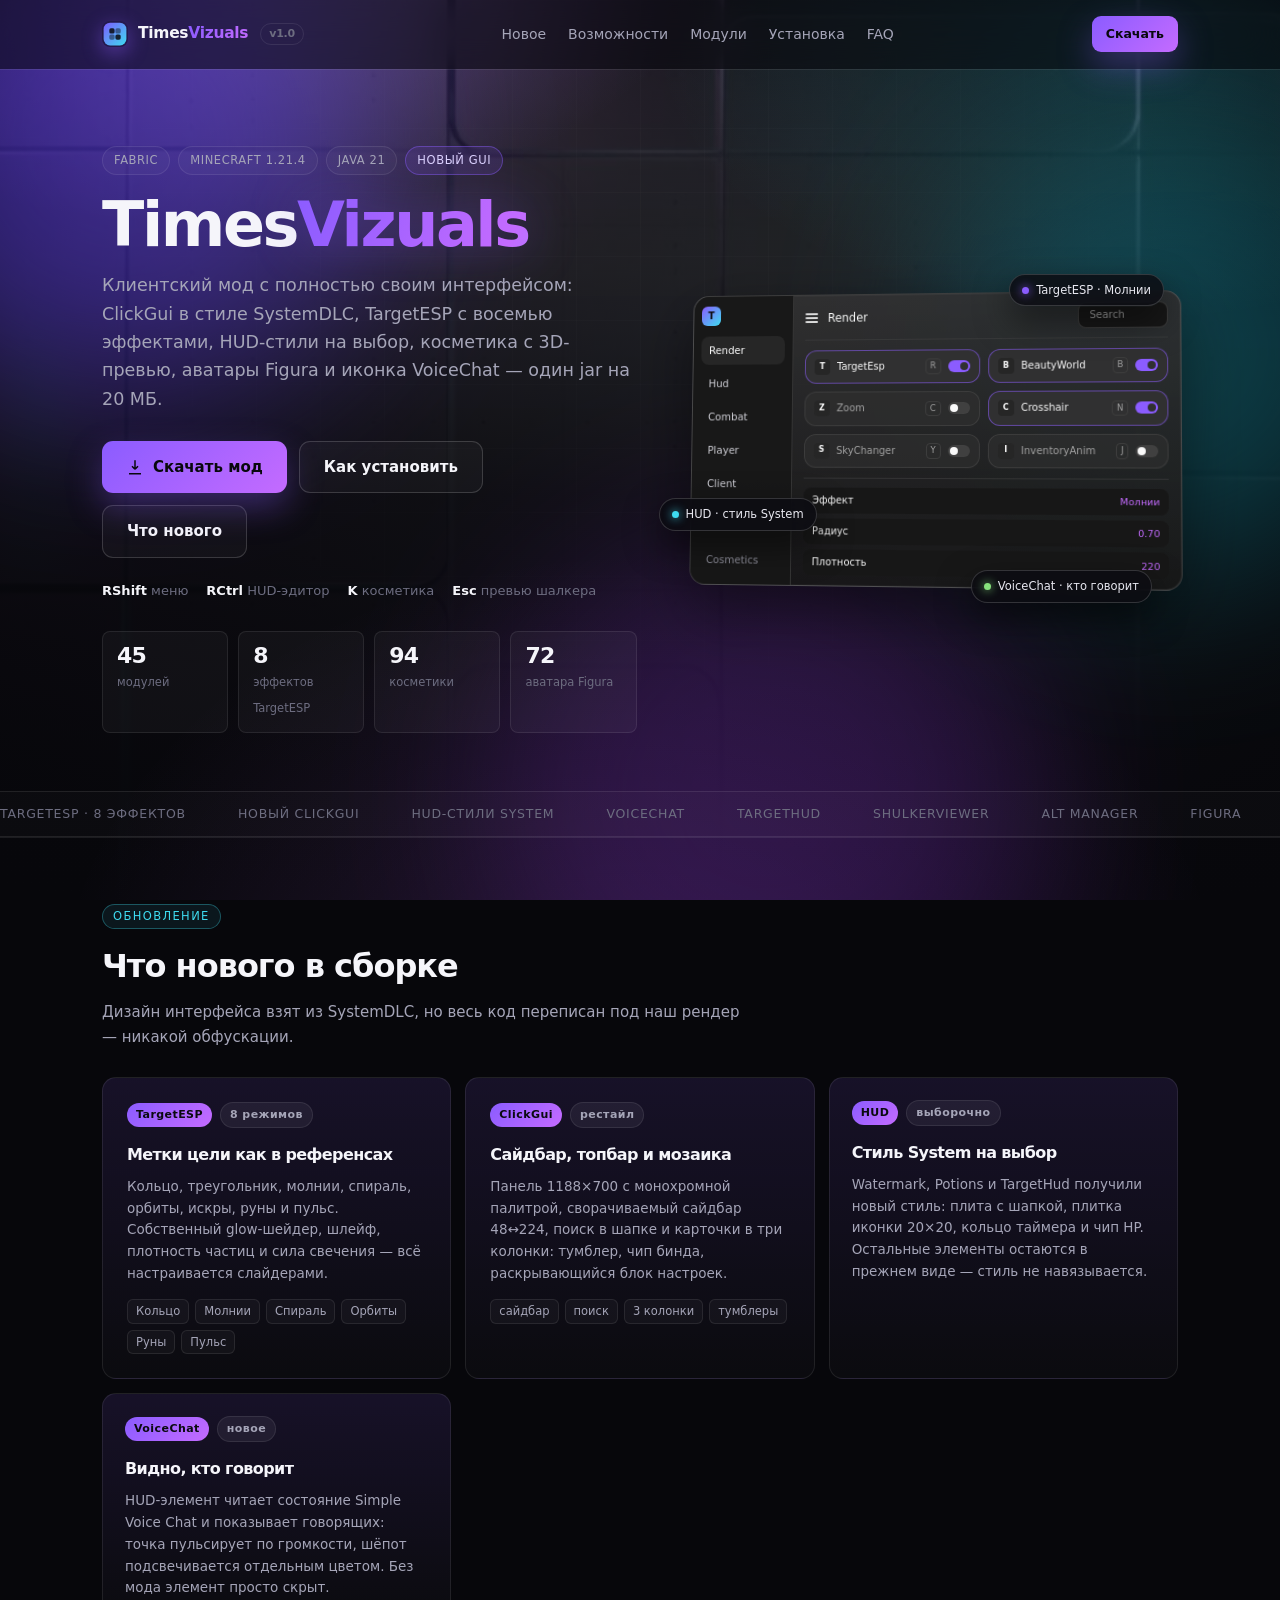
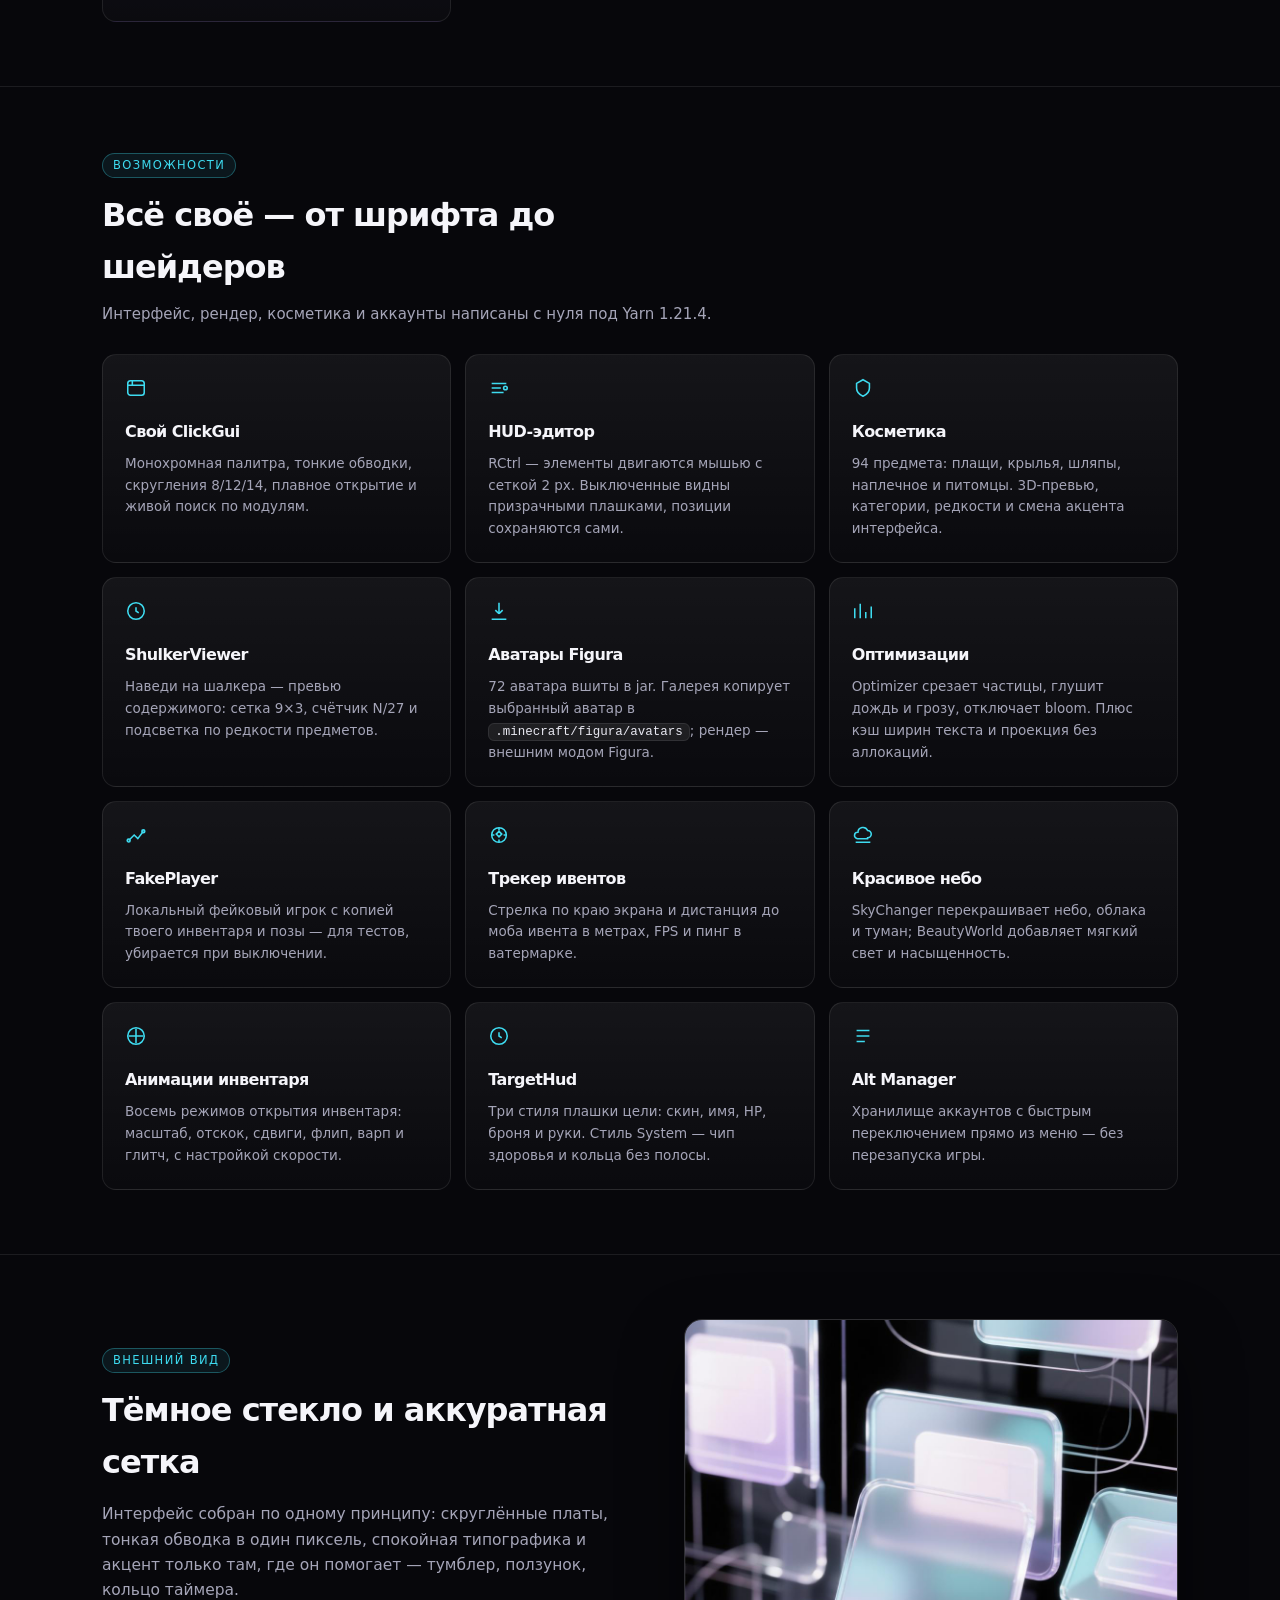
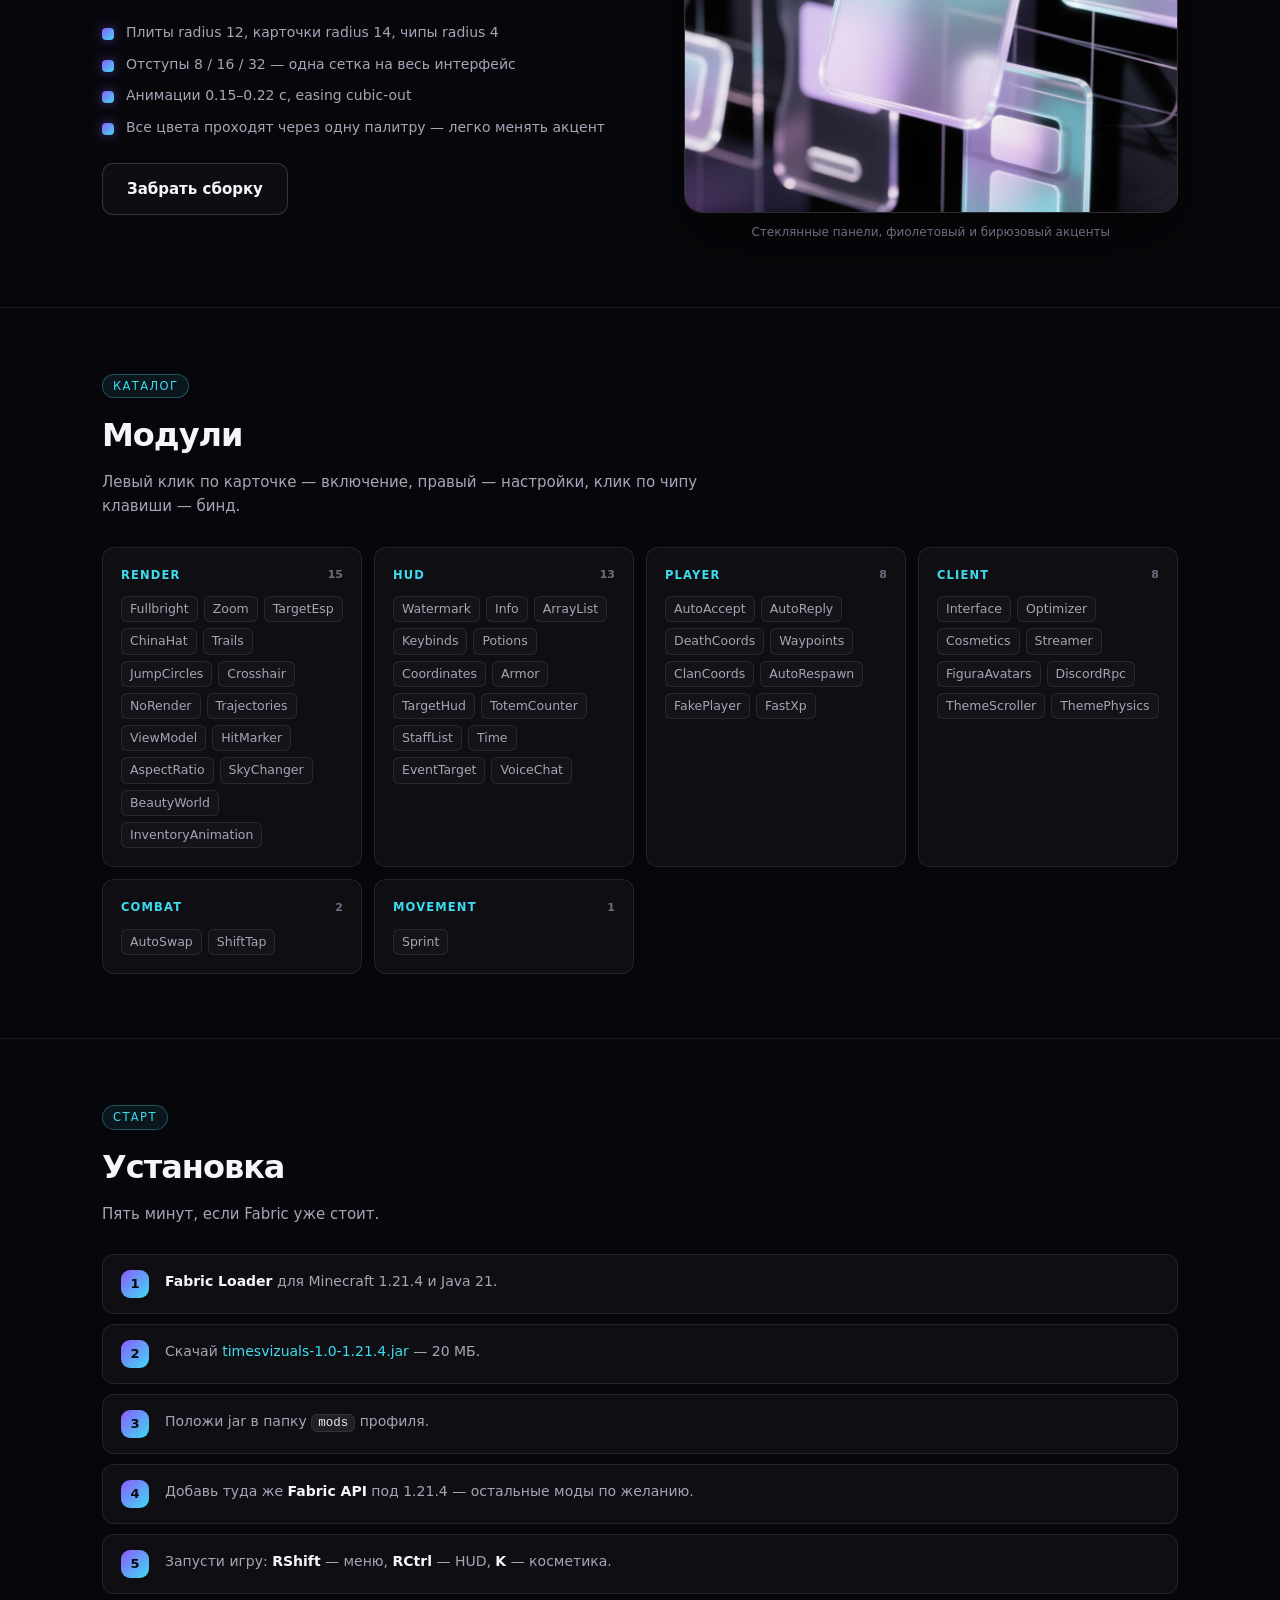
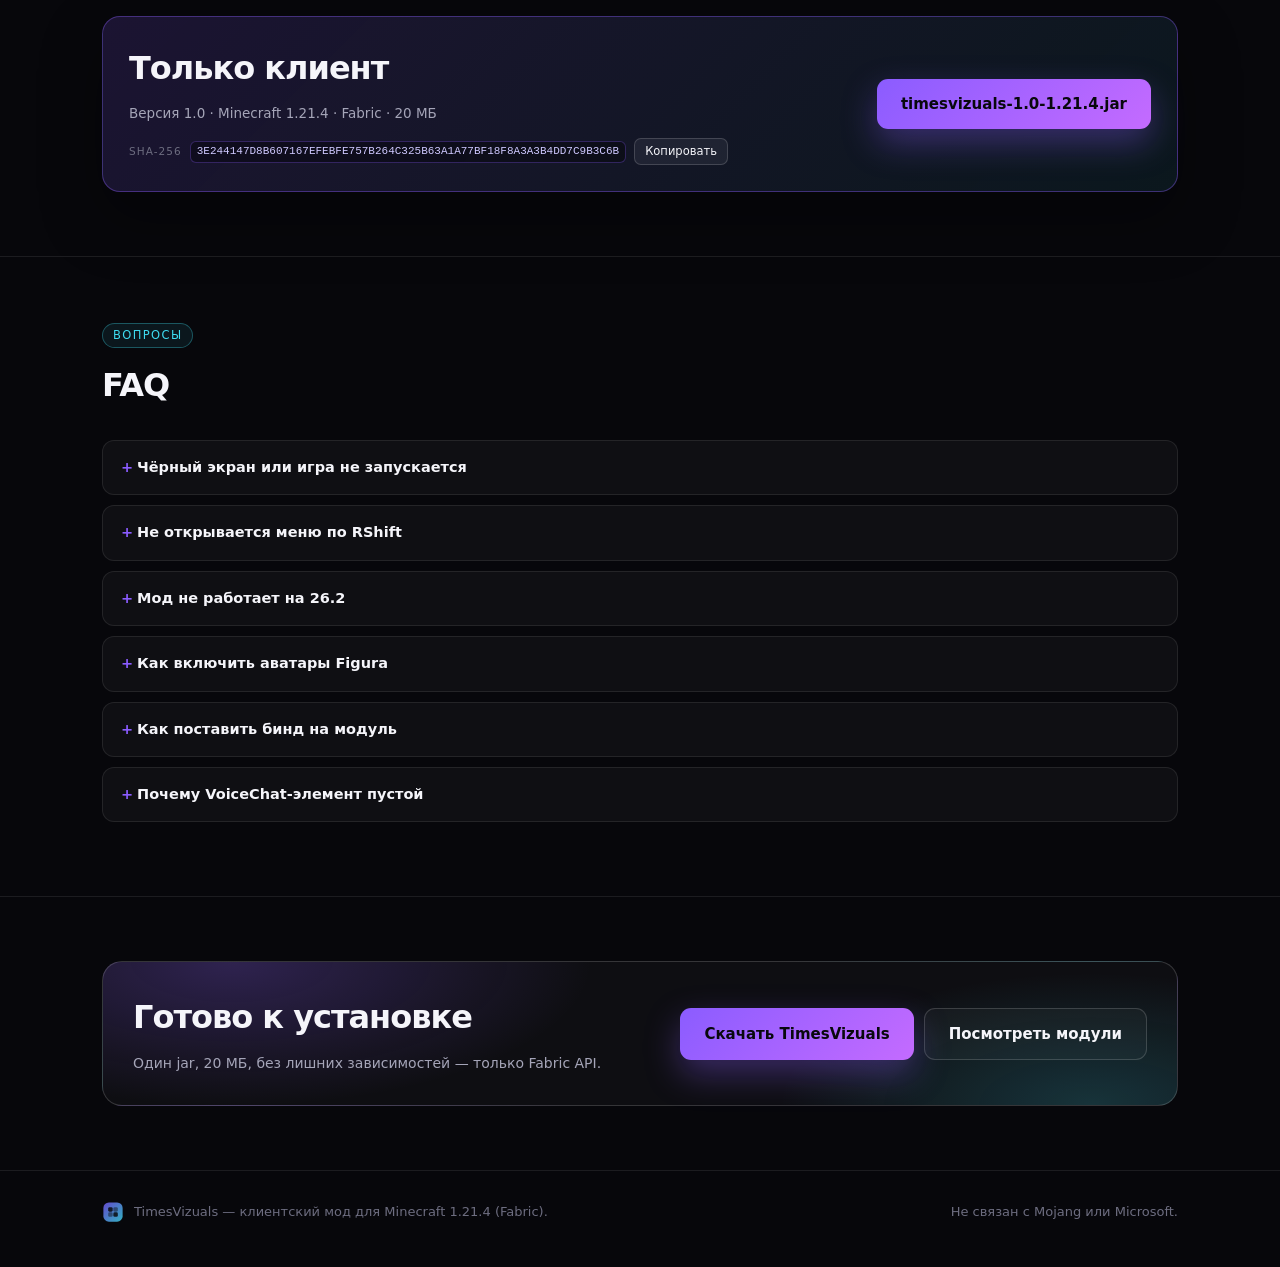
<file: index.html>
<!DOCTYPE html>
<html lang="ru">
<head>
<meta charset="UTF-8">
<meta name="viewport" content="width=device-width, initial-scale=1">
<title>TimesVizuals — визуальный клиент для Minecraft 1.21.4</title>
<meta name="description" content="TimesVizuals — клиентский мод для Minecraft 1.21.4 на Fabric: новый ClickGui, TargetESP с 8 эффектами, HUD-стили, косметика с 3D-превью, аватары Figura и иконка VoiceChat в одном jar.">
<meta property="og:title" content="TimesVizuals — клиент для Minecraft 1.21.4">
<meta property="og:description" content="ClickGui в стиле SystemDLC, TargetESP с 8 эффектами, HUD-стили, косметика, Figura, VoiceChat. Fabric 1.21.4.">
<meta property="og:image" content="assets/hero-backdrop.jpg">
<meta property="og:type" content="website">
<link rel="icon" href="assets/logo.svg" type="image/svg+xml">
<link rel="preload" as="image" href="assets/hero-backdrop.jpg">
<link rel="stylesheet" href="assets/style.css">
</head>
<body>

<div class="scroll-progress" id="progress" aria-hidden="true"></div>

<div class="backdrop" aria-hidden="true">
  <div class="backdrop-image"></div>
  <div class="backdrop-mesh"></div>
  <div class="backdrop-grid"></div>
  <span class="orb orb-a"></span>
  <span class="orb orb-b"></span>
  <span class="orb orb-c"></span>
</div>

<header id="header">
  <div class="wrap header-inner">
    <a class="brand" href="#top">
      <img src="assets/logo.svg" alt="" width="26" height="26">
      <span>Times<b>Vizuals</b></span>
      <em class="brand-version">v1.0</em>
    </a>

    <nav class="nav">
      <a href="#new">Новое</a>
      <a href="#features">Возможности</a>
      <a href="#modules">Модули</a>
      <a href="#install">Установка</a> 
      <a href="#faq">FAQ</a>
    </nav>

    <a class="btn primary sm nav-cta" href="#download">Скачать</a>
  </div>
</header>

<main id="top">

<section class="hero">
  <div class="wrap hero-inner">
    <div class="hero-text reveal">
      <div class="chips">
        <span class="chip">Fabric</span>
        <span class="chip">Minecraft 1.21.4</span>
        <span class="chip">Java 21</span>
        <span class="chip accent">новый GUI</span>
      </div>

      <h1>Times<span>Vizuals</span></h1>

      <p class="lead">
        Клиентский мод с полностью своим интерфейсом: ClickGui в стиле SystemDLC,
        TargetESP с восемью эффектами, HUD-стили на выбор, косметика с 3D-превью,
        аватары Figura и иконка VoiceChat — один jar на 20 МБ.
      </p>

      <div class="actions">
        <a class="btn primary" href="download/timesvizuals-1.0-1.21.4.jar" download>
          <svg viewBox="0 0 24 24" width="18" height="18" fill="none" stroke="currentColor" stroke-width="2"><path d="M12 3v12m0 0l-4-4m4 4l4-4M4 21h16"/></svg>
          Скачать мод
        </a>
        <a class="btn ghost" href="#install">Как установить</a>
        <a class="btn ghost" href="#new">Что нового</a>
      </div>

      <ul class="quick">
        <li><b>RShift</b> меню</li>
        <li><b>RCtrl</b> HUD-эдитор</li>
        <li><b>K</b> косметика</li>
        <li><b>Esc</b> превью шалкера</li>
      </ul>

      <div class="stats">
        <div class="stat"><b data-count="45">45</b><span>модулей</span></div>
        <div class="stat"><b data-count="8">8</b><span>эффектов TargetESP</span></div>
        <div class="stat"><b data-count="94">94</b><span>косметики</span></div>
        <div class="stat"><b data-count="72">72</b><span>аватара Figura</span></div>
      </div>
    </div>

    <div class="hero-visual reveal">
      <div class="gui" aria-hidden="true">
        <div class="gui-side">
          <span class="gui-logo">T</span>
          <span class="gui-row active">Render</span>
          <span class="gui-row">Hud</span>
          <span class="gui-row">Combat</span>
          <span class="gui-row">Player</span>
          <span class="gui-row">Client</span>
          <span class="gui-row soft">Cosmetics</span>
        </div>

        <div class="gui-main">
          <div class="gui-top">
            <span class="gui-burger"><i></i><i></i><i></i></span>
            <span class="gui-title">Render</span>
            <span class="gui-search">Search</span>
          </div>

          <div class="gui-cards">
            <div class="gui-card on">
              <span class="gc-icon">T</span>
              <span class="gc-name">TargetEsp</span>
              <span class="gc-key">R</span>
              <span class="gc-toggle"></span>
            </div>
            <div class="gui-card on">
              <span class="gc-icon">B</span>
              <span class="gc-name">BeautyWorld</span>
              <span class="gc-key">B</span>
              <span class="gc-toggle"></span>
            </div>
            <div class="gui-card">
              <span class="gc-icon">Z</span>
              <span class="gc-name">Zoom</span>
              <span class="gc-key">C</span>
              <span class="gc-toggle"></span>
            </div>
            <div class="gui-card on">
              <span class="gc-icon">C</span>
              <span class="gc-name">Crosshair</span>
              <span class="gc-key">N</span>
              <span class="gc-toggle"></span>
            </div>
            <div class="gui-card">
              <span class="gc-icon">S</span>
              <span class="gc-name">SkyChanger</span>
              <span class="gc-key">Y</span>
              <span class="gc-toggle"></span>
            </div>
            <div class="gui-card">
              <span class="gc-icon">I</span>
              <span class="gc-name">InventoryAnim</span>
              <span class="gc-key">J</span>
              <span class="gc-toggle"></span>
            </div>
          </div>

          <div class="gui-drawer">
            <div class="gd-row"><span>Эффект</span><em>Молнии</em></div>
            <div class="gd-row"><span>Радиус</span><em>0.70</em></div>
            <div class="gd-row"><span>Плотность</span><em>220</em></div>
          </div>
        </div>
      </div>

      <div class="float-badge fb-a"><span class="fb-dot"></span>TargetESP · Молнии</div>
      <div class="float-badge fb-b"><span class="fb-dot cyan"></span>HUD · стиль System</div>
      <div class="float-badge fb-c"><span class="fb-dot green"></span>VoiceChat · кто говорит</div>
    </div>
  </div>
</section>

<div class="ticker" aria-hidden="true">
  <div class="ticker-track">
    <span>TargetESP · 8 эффектов</span><i></i>
    <span>новый ClickGui</span><i></i>
    <span>HUD-стили System</span><i></i>
    <span>VoiceChat</span><i></i>
    <span>TargetHud</span><i></i>
    <span>ShulkerViewer</span><i></i>
    <span>Alt Manager</span><i></i>
    <span>Figura</span><i></i>
    <span>TargetESP · 8 эффектов</span><i></i>
    <span>новый ClickGui</span><i></i>
    <span>HUD-стили System</span><i></i>
    <span>VoiceChat</span><i></i>
  </div>
</div>

<section id="new">
  <div class="wrap">
    <div class="section-head reveal">
      <span class="eyebrow">Обновление</span>
      <h2>Что нового в сборке</h2>
      <p>Дизайн интерфейса взят из SystemDLC, но весь код переписан под наш рендер — никакой обфускации.</p>
    </div>

    <div class="grid grid-4">
      <article class="card feature big reveal">
        <div class="card-head">
          <span class="badge">TargetESP</span>
          <span class="badge ghost">8 режимов</span>
        </div>
        <h3>Метки цели как в референсах</h3>
        <p>Кольцо, треугольник, молнии, спираль, орбиты, искры, руны и пульс. Собственный glow-шейдер, шлейф, плотность частиц и сила свечения — всё настраивается слайдерами.</p>
        <div class="pill-row">
          <span>Кольцо</span><span>Молнии</span><span>Спираль</span><span>Орбиты</span><span>Руны</span><span>Пульс</span>
        </div>
      </article>

      <article class="card feature big reveal">
        <div class="card-head">
          <span class="badge">ClickGui</span>
          <span class="badge ghost">рестайл</span>
        </div>
        <h3>Сайдбар, топбар и мозаика</h3>
        <p>Панель 1188×700 с монохромной палитрой, сворачиваемый сайдбар 48↔224, поиск в шапке и карточки в три колонки: тумблер, чип бинда, раскрывающийся блок настроек.</p>
        <div class="pill-row">
          <span>сайдбар</span><span>поиск</span><span>3 колонки</span><span>тумблеры</span>
        </div>
      </article>

      <article class="card feature reveal">
        <div class="card-head">
          <span class="badge">HUD</span>
          <span class="badge ghost">выборочно</span>
        </div>
        <h3>Стиль System на выбор</h3>
        <p>Watermark, Potions и TargetHud получили новый стиль: плита с шапкой, плитка иконки 20×20, кольцо таймера и чип HP. Остальные элементы остаются в прежнем виде — стиль не навязывается.</p>
      </article>

      <article class="card feature reveal">
        <div class="card-head">
          <span class="badge">VoiceChat</span>
          <span class="badge ghost">новое</span>
        </div>
        <h3>Видно, кто говорит</h3>
        <p>HUD-элемент читает состояние Simple Voice Chat и показывает говорящих: точка пульсирует по громкости, шёпот подсвечивается отдельным цветом. Без мода элемент просто скрыт.</p>
      </article>
    </div>
  </div>
</section>

<section id="features">
  <div class="wrap">
    <div class="section-head reveal">
      <span class="eyebrow">Возможности</span>
      <h2>Всё своё — от шрифта до шейдеров</h2>
      <p>Интерфейс, рендер, косметика и аккаунты написаны с нуля под Yarn 1.21.4.</p>
    </div>

    <div class="grid">
      <article class="card spotlight reveal">
        <svg class="ico" viewBox="0 0 24 24" fill="none" stroke="currentColor" stroke-width="1.7"><rect x="3" y="4" width="18" height="16" rx="3"/><path d="M3 9h18M8 4v5"/></svg>
        <h3>Свой ClickGui</h3>
        <p>Монохромная палитра, тонкие обводки, скругления 8/12/14, плавное открытие и живой поиск по модулям.</p>
      </article>

      <article class="card spotlight reveal">
        <svg class="ico" viewBox="0 0 24 24" fill="none" stroke="currentColor" stroke-width="1.7"><path d="M4 7h16M4 12h10M4 17h13"/><circle cx="19" cy="12" r="2"/></svg>
        <h3>HUD-эдитор</h3>
        <p>RCtrl — элементы двигаются мышью с сеткой 2 px. Выключенные видны призрачными плашками, позиции сохраняются сами.</p>
      </article>

      <article class="card spotlight reveal">
        <svg class="ico" viewBox="0 0 24 24" fill="none" stroke="currentColor" stroke-width="1.7"><path d="M12 3l7 4v5c0 5-3.5 7.5-7 9-3.5-1.5-7-4-7-9V7l7-4z"/></svg>
        <h3>Косметика</h3>
        <p>94 предмета: плащи, крылья, шляпы, наплечное и питомцы. 3D-превью, категории, редкости и смена акцента интерфейса.</p>
      </article>

      <article class="card spotlight reveal">
        <svg class="ico" viewBox="0 0 24 24" fill="none" stroke="currentColor" stroke-width="1.7"><circle cx="12" cy="12" r="9"/><path d="M12 8v4l3 2"/></svg>
        <h3>ShulkerViewer</h3>
        <p>Наведи на шалкера — превью содержимого: сетка 9×3, счётчик N/27 и подсветка по редкости предметов.</p>
      </article>

      <article class="card spotlight reveal">
        <svg class="ico" viewBox="0 0 24 24" fill="none" stroke="currentColor" stroke-width="1.7"><path d="M12 3v12m0 0l-4-4m4 4l4-4M4 21h16"/></svg>
        <h3>Аватары Figura</h3>
        <p>72 аватара вшиты в jar. Галерея копирует выбранный аватар в <code>.minecraft/figura/avatars</code>; рендер — внешним модом Figura.</p>
      </article>

      <article class="card spotlight reveal">
        <svg class="ico" viewBox="0 0 24 24" fill="none" stroke="currentColor" stroke-width="1.7"><path d="M3 20V9m6 11V4m6 16v-7m6 7V7"/></svg>
        <h3>Оптимизации</h3>
        <p>Optimizer срезает частицы, глушит дождь и грозу, отключает bloom. Плюс кэш ширин текста и проекция без аллокаций.</p>
      </article>

      <article class="card spotlight reveal">
        <svg class="ico" viewBox="0 0 24 24" fill="none" stroke="currentColor" stroke-width="1.7"><path d="M4 18l6-6 4 4 6-8"/><circle cx="4" cy="18" r="1.6"/><circle cx="20" cy="8" r="1.6"/></svg>
        <h3>FakePlayer</h3>
        <p>Локальный фейковый игрок с копией твоего инвентаря и позы — для тестов, убирается при выключении.</p>
      </article>

      <article class="card spotlight reveal">
        <svg class="ico" viewBox="0 0 24 24" fill="none" stroke="currentColor" stroke-width="1.7"><circle cx="12" cy="12" r="8"/><path d="M12 8l3 3-3 3-3-3 3-3z"/><path d="M12 4v3M12 17v3M4 12h3M17 12h3"/></svg>
        <h3>Трекер ивентов</h3>
        <p>Стрелка по краю экрана и дистанция до моба ивента в метрах, FPS и пинг в ватермарке.</p>
      </article>

      <article class="card spotlight reveal">
        <svg class="ico" viewBox="0 0 24 24" fill="none" stroke="currentColor" stroke-width="1.7"><path d="M17 15a4 4 0 100-8 5.5 5.5 0 00-10.5 2A3.5 3.5 0 006 16h11z"/><path d="M4 20h16"/></svg>
        <h3>Красивое небо</h3>
        <p>SkyChanger перекрашивает небо, облака и туман; BeautyWorld добавляет мягкий свет и насыщенность.</p>
      </article>

      <article class="card spotlight reveal">
        <svg class="ico" viewBox="0 0 24 24" fill="none" stroke="currentColor" stroke-width="1.7"><path d="M12 4v16M4 12h16"/><circle cx="12" cy="12" r="9"/></svg>
        <h3>Анимации инвентаря</h3>
        <p>Восемь режимов открытия инвентаря: масштаб, отскок, сдвиги, флип, варп и глитч, с настройкой скорости.</p>
      </article>

      <article class="card spotlight reveal">
        <svg class="ico" viewBox="0 0 24 24" fill="none" stroke="currentColor" stroke-width="1.7"><circle cx="12" cy="12" r="9"/><path d="M12 8v4l3 2"/></svg>
        <h3>TargetHud</h3>
        <p>Три стиля плашки цели: скин, имя, HP, броня и руки. Стиль System — чип здоровья и кольца без полосы.</p>
      </article>

      <article class="card spotlight reveal">
        <svg class="ico" viewBox="0 0 24 24" fill="none" stroke="currentColor" stroke-width="1.7"><path d="M5 12h14M5 6h14M5 18h9"/></svg>
        <h3>Alt Manager</h3>
        <p>Хранилище аккаунтов с быстрым переключением прямо из меню — без перезапуска игры.</p>
      </article>
    </div>
  </div>
</section>

<section id="showcase">
  <div class="wrap showcase">
    <div class="showcase-text reveal">
      <span class="eyebrow">Внешний вид</span>
      <h2>Тёмное стекло и аккуратная сетка</h2>
      <p>Интерфейс собран по одному принципу: скруглённые платы, тонкая обводка в один пиксель, спокойная типографика и акцент только там, где он помогает — тумблер, ползунок, кольцо таймера.</p>
      <ul class="ticks">
        <li>Плиты radius 12, карточки radius 14, чипы radius 4</li>
        <li>Отступы 8 / 16 / 32 — одна сетка на весь интерфейс</li>
        <li>Анимации 0.15–0.22 с, easing cubic-out</li>
        <li>Все цвета проходят через одну палитру — легко менять акцент</li>
      </ul>
      <a class="btn ghost" href="#download">Забрать сборку</a>
    </div>

    <figure class="showcase-art reveal">
      <img src="assets/showcase-panel.jpg" alt="Абстрактная иллюстрация интерфейса TimesVizuals" loading="lazy">
      <figcaption>Стеклянные панели, фиолетовый и бирюзовый акценты</figcaption>
    </figure>
  </div>
</section>

<section id="modules">
  <div class="wrap">
    <div class="section-head reveal">
      <span class="eyebrow">Каталог</span>
      <h2>Модули</h2>
      <p>Левый клик по карточке — включение, правый — настройки, клик по чипу клавиши — бинд.</p>
    </div>

    <div class="modules">
      <div class="cat reveal">
        <h3>Render <span>15</span></h3>
        <ul>
          <li>Fullbright</li><li>Zoom</li><li>TargetEsp</li><li>ChinaHat</li>
          <li>Trails</li><li>JumpCircles</li><li>Crosshair</li><li>NoRender</li>
          <li>Trajectories</li><li>ViewModel</li><li>HitMarker</li><li>AspectRatio</li>
          <li>SkyChanger</li><li>BeautyWorld</li><li>InventoryAnimation</li>
        </ul>
      </div>
      <div class="cat reveal">
        <h3>HUD <span>13</span></h3>
        <ul>
          <li>Watermark</li><li>Info</li><li>ArrayList</li><li>Keybinds</li>
          <li>Potions</li><li>Coordinates</li><li>Armor</li><li>TargetHud</li>
          <li>TotemCounter</li><li>StaffList</li><li>Time</li><li>EventTarget</li>
          <li>VoiceChat</li>
        </ul>
      </div>
      <div class="cat reveal">
        <h3>Player <span>8</span></h3>
        <ul><li>AutoAccept</li><li>AutoReply</li><li>DeathCoords</li><li>Waypoints</li><li>ClanCoords</li><li>AutoRespawn</li><li>FakePlayer</li><li>FastXp</li></ul>
      </div>
      <div class="cat reveal">
        <h3>Client <span>8</span></h3>
        <ul><li>Interface</li><li>Optimizer</li><li>Cosmetics</li><li>Streamer</li><li>FiguraAvatars</li><li>DiscordRpc</li><li>ThemeScroller</li><li>ThemePhysics</li></ul>
      </div>
      <div class="cat reveal">
        <h3>Combat <span>2</span></h3>
        <ul><li>AutoSwap</li><li>ShiftTap</li></ul>
      </div>
      <div class="cat reveal">
        <h3>Movement <span>1</span></h3>
        <ul><li>Sprint</li></ul>
      </div>
    </div>
  </div>
</section>

<section id="install">
  <div class="wrap">
    <div class="section-head reveal">
      <span class="eyebrow">Старт</span>
      <h2>Установка</h2>
      <p>Пять минут, если Fabric уже стоит.</p>
    </div>

    <ol class="steps">
      <li class="reveal"><span class="num">1</span><div><b>Fabric Loader</b> для Minecraft 1.21.4 и Java 21.</div></li>
      <li class="reveal"><span class="num">2</span><div>Скачай <a href="download/timesvizuals-1.0-1.21.4.jar">timesvizuals-1.0-1.21.4.jar</a> — 20 МБ.</div></li>
      <li class="reveal"><span class="num">3</span><div>Положи jar в папку <code>mods</code> профиля.</div></li>
      <li class="reveal"><span class="num">4</span><div>Добавь туда же <b>Fabric API</b> под 1.21.4 — остальные моды по желанию.</div></li>
      <li class="reveal"><span class="num">5</span><div>Запусти игру: <b>RShift</b> — меню, <b>RCtrl</b> — HUD, <b>K</b> — косметика.</div></li>
    </ol>

    <div class="download-card reveal">
      <div class="download-info">
        <h2>Только клиент</h2>
        <p class="sub">Версия 1.0 · Minecraft 1.21.4 · Fabric · 20 МБ</p>
        <div class="sha">
          <span class="sha-label">SHA-256</span>
          <code id="sha-value">3E244147D8B607167EFEBFE757B264C325B63A1A77BF18F8A3A3B4DD7C9B3C6B</code>
          <button class="copy" data-copy="3E244147D8B607167EFEBFE757B264C325B63A1A77BF18F8A3A3B4DD7C9B3C6B" type="button">Копировать</button>
        </div>
      </div>
      <a class="btn primary" href="download/timesvizuals-1.0-1.21.4.jar" download>timesvizuals-1.0-1.21.4.jar</a>
    </div>
  </div>
</section>


<section id="faq">
  <div class="wrap">
    <div class="section-head reveal">
      <span class="eyebrow">Вопросы</span>
      <h2>FAQ</h2>
    </div>

    <details class="reveal">
      <summary>Чёрный экран или игра не запускается</summary>
      <p>Проверь версию Minecraft (ровно 1.21.4), Java 21 и наличие Fabric API. В <code>logs/latest.log</code> видно, если упал шейдер или миксин.</p>
    </details>
    <details class="reveal">
      <summary>Не открывается меню по RShift</summary>
      <p>В логе должна быть строка <code>Init: 45 modules loaded</code>. Если её нет — мод не загрузился: проверь версию Fabric Loader.</p>
    </details>
    <details class="reveal">
      <summary>Мод не работает на 26.2</summary>
      <p>Сборка собрана под 1.21.4 (Yarn 1.21.4, Fabric API 0.115.1). На других версиях jar не загрузится — нужен отдельный порт.</p>
    </details>
    <details class="reveal">
      <summary>Как включить аватары Figura</summary>
      <p>Нужен внешний мод Figura для 1.21.4. В ClickGui → Client → FiguraAvatars открой галерею и кликни по аватару: он скопируется в <code>.minecraft/figura/avatars</code>.</p>
    </details>
    <details class="reveal">
      <summary>Как поставить бинд на модуль</summary>
      <p>Клик по чипу с клавишей на карточке модуля, дальше нажми нужную клавишу. Esc отменяет запись.</p>
    </details>
    <details class="reveal">
      <summary>Почему VoiceChat-элемент пустой</summary>
      <p>Он показывает только тех, кто реально говорит прямо сейчас. Без мода voicechat или вне голосового сервера элемент скрывается сам.</p>
    </details>
  </div>
</section>

<section id="download">
  <div class="wrap">
    <div class="cta reveal">
      <div>
        <h2>Готово к установке</h2>
        <p>Один jar, 20 МБ, без лишних зависимостей — только Fabric API.</p>
      </div>
      <div class="cta-actions">
        <a class="btn primary" href="download/timesvizuals-1.0-1.21.4.jar" download>Скачать TimesVizuals</a>
        <a class="btn ghost" href="#modules">Посмотреть модули</a>
      </div>
    </div>
  </div>
</section>

</main>

<footer>
  <div class="wrap footer-inner">
    <div class="footer-brand">
      <img src="assets/logo.svg" alt="" width="22" height="22">
      <span>TimesVizuals — клиентский мод для Minecraft 1.21.4 (Fabric).</span>
    </div>
    <div class="footer-meta">Не связан с Mojang или Microsoft.</div>
  </div>
</footer>

<script>
const progress = document.getElementById('progress');
const header = document.getElementById('header');

const onScroll = () => {
  const height = document.documentElement.scrollHeight - window.innerHeight;
  const ratio = height > 0 ? window.scrollY / height : 0;
  if (progress) progress.style.transform = `scaleX(${ratio})`;
  if (header) header.classList.toggle('pinned', window.scrollY > 12);
};

window.addEventListener('scroll', onScroll, { passive: true });
onScroll();

const observer = new IntersectionObserver((entries) => {
  entries.forEach((entry) => {
    if (entry.isIntersecting) {
      entry.target.classList.add('in');
      observer.unobserve(entry.target);
    }
  });
}, { threshold: 0.12, rootMargin: '0px 0px -40px 0px' });

document.querySelectorAll('.reveal').forEach((node) => observer.observe(node));

document.querySelectorAll('.spotlight').forEach((card) => {
  card.addEventListener('mousemove', (event) => {
    const rect = card.getBoundingClientRect();
    card.style.setProperty('--mx', `${event.clientX - rect.left}px`);
    card.style.setProperty('--my', `${event.clientY - rect.top}px`);
  });
});

document.querySelectorAll('.copy').forEach((button) => {
  button.addEventListener('click', async () => {
    const value = button.dataset.copy || '';
    try {
      await navigator.clipboard.writeText(value);
      const original = button.textContent;
      button.textContent = 'Скопировано';
      setTimeout(() => { button.textContent = original; }, 1400);
    } catch (error) {
      button.textContent = 'Не вышло';
    }
  });
});

document.querySelectorAll('[data-count]').forEach((node) => {
  const target = Number(node.dataset.count || 0);
  let current = 0;
  const step = Math.max(1, Math.round(target / 28));

  const tick = () => {
    current = Math.min(target, current + step);
    node.textContent = String(current);
    if (current < target) requestAnimationFrame(tick);
  };

  tick();
});

const reduceMotion = window.matchMedia('(prefers-reduced-motion: reduce)');
if (reduceMotion.matches) {
  document.querySelectorAll('.reveal').forEach((node) => node.classList.add('in'));
}
</script>

</body>
</html>
</file>
<file: assets/style.css>
:root{
  --bg:#07070b;
  --bg-soft:#0b0b12;
  --text:#f5f5fa;
  --dim:#a5a5b8;
  --muted:#6d6d80;
  --accent:#8b5cff;
  --accent-2:#c46bff;
  --cyan:#3edbf0;
  --green:#86e17c;
  --border:rgba(255,255,255,.085);
  --border-strong:rgba(255,255,255,.16);
  --panel:rgba(255,255,255,.035);
  --panel-2:rgba(255,255,255,.06);
  --radius-panel:12px;
  --radius-card:14px;
  --radius-chip:8px;
  --shadow:0 24px 64px rgba(0,0,0,.45);
}

*{box-sizing:border-box}

html{scroll-behavior:smooth}

body{
  margin:0;
  background:var(--bg);
  color:var(--text);
  font-family:Inter,"Segoe UI",system-ui,-apple-system,sans-serif;
  line-height:1.62;
  overflow-x:hidden;
  -webkit-font-smoothing:antialiased;
}

h1,h2,h3{letter-spacing:-.6px;margin:0}
p{margin:0}
a{color:var(--cyan);text-decoration:none;transition:color .15s ease}
a:hover{color:#9af1ff}

code{
  font-family:Consolas,"JetBrains Mono",monospace;
  font-size:12.5px;
  color:#e9e9f2;
  background:rgba(255,255,255,.07);
  border:1px solid var(--border);
  border-radius:6px;
  padding:1px 6px;
}

.wrap{max-width:1120px;margin:0 auto;padding:0 22px}

.scroll-progress{
  position:fixed;top:0;left:0;right:0;height:2px;z-index:60;
  transform:scaleX(0);transform-origin:0 50%;
  background:linear-gradient(90deg,var(--accent),var(--accent-2),var(--cyan));
  box-shadow:0 0 18px rgba(139,92,255,.7);
}

.backdrop{position:fixed;inset:0;pointer-events:none;z-index:0;overflow:hidden}

.backdrop-image{
  position:absolute;inset:-6%;
  background:url("hero-backdrop.jpg") center/cover no-repeat;
  opacity:.5;
  filter:saturate(1.05) contrast(1.05);
  transform:scale(1.04);
  animation:slowPan 32s ease-in-out infinite alternate;
}

@keyframes slowPan{
  from{transform:scale(1.04) translate3d(0,0,0)}
  to{transform:scale(1.1) translate3d(-1.5%,-1.5%,0)}
}

.backdrop-mesh{
  position:absolute;inset:0;
  background:
    radial-gradient(900px 520px at 15% -10%,rgba(139,92,255,.34),transparent 60%),
    radial-gradient(760px 460px at 88% 4%,rgba(62,219,240,.18),transparent 62%),
    radial-gradient(900px 700px at 50% 112%,rgba(196,107,255,.16),transparent 65%),
    linear-gradient(180deg,rgba(7,7,11,.45),rgba(7,7,11,.9) 55%,var(--bg));
}

.backdrop-grid{
  position:absolute;inset:0;
  background-image:
    linear-gradient(rgba(255,255,255,.05) 1px,transparent 1px),
    linear-gradient(90deg,rgba(255,255,255,.05) 1px,transparent 1px);
  background-size:64px 64px;
  mask-image:radial-gradient(circle at 50% 20%,rgba(0,0,0,.7),transparent 72%);
  -webkit-mask-image:radial-gradient(circle at 50% 20%,rgba(0,0,0,.7),transparent 72%);
  opacity:.5;
}

.orb{position:absolute;border-radius:50%;filter:blur(90px);opacity:.42;animation:drift 20s ease-in-out infinite alternate}
.orb-a{width:520px;height:520px;left:-140px;top:-120px;background:#5b3cff}
.orb-b{width:460px;height:460px;right:-120px;top:120px;background:#0fbfd8;opacity:.26;animation-delay:-7s}
.orb-c{width:560px;height:560px;left:38%;top:520px;background:#8a2be2;opacity:.2;animation-delay:-13s}

@keyframes drift{from{transform:translate3d(0,0,0) scale(1)}to{transform:translate3d(46px,34px,0) scale(1.08)}}

header{
  position:sticky;top:0;z-index:40;
  backdrop-filter:blur(18px);
  -webkit-backdrop-filter:blur(18px);
  background:rgba(7,7,11,.55);
  border-bottom:1px solid transparent;
  transition:background .25s ease,border-color .25s ease;
}

header.pinned{background:rgba(7,7,11,.82);border-bottom-color:var(--border)}

.header-inner{display:flex;align-items:center;justify-content:space-between;gap:18px;height:68px}

.brand{display:flex;align-items:center;gap:10px;color:var(--text);font-weight:700;font-size:15.5px;letter-spacing:-.3px}
.brand img{width:26px;height:26px;border-radius:8px;box-shadow:0 6px 20px rgba(139,92,255,.45)}
.brand b{background:linear-gradient(120deg,var(--accent),var(--accent-2));-webkit-background-clip:text;background-clip:text;color:transparent}

.brand-version{
  font-style:normal;font-size:11px;color:var(--muted);
  border:1px solid var(--border);border-radius:999px;padding:1px 8px;margin-left:2px;
}

.nav{display:flex;align-items:center;gap:22px}
.nav a{color:var(--dim);font-size:14px;position:relative}
.nav a::after{
  content:"";position:absolute;left:0;right:0;bottom:-6px;height:1px;
  background:linear-gradient(90deg,var(--accent),var(--cyan));
  transform:scaleX(0);transform-origin:0 50%;transition:transform .22s ease;
}
.nav a:hover{color:var(--text)}
.nav a:hover::after{transform:scaleX(1)}

main{position:relative;z-index:1}

.hero{padding:76px 0 46px}
.hero-inner{display:grid;grid-template-columns:1.04fr .96fr;gap:48px;align-items:center}

.chips{display:flex;flex-wrap:wrap;gap:8px;margin-bottom:20px}
.chip{
  font-size:11.5px;letter-spacing:.05em;text-transform:uppercase;
  color:var(--dim);border:1px solid var(--border);background:rgba(255,255,255,.03);
  padding:4px 11px;border-radius:999px;
}
.chip.accent{color:#dcd2ff;border-color:rgba(139,92,255,.42);background:rgba(139,92,255,.14)}

h1{font-size:62px;line-height:.98;letter-spacing:-2.4px;margin-bottom:16px}
h1 span{
  background:linear-gradient(110deg,var(--accent),var(--accent-2) 45%,var(--cyan));
  background-size:200% 200%;
  -webkit-background-clip:text;background-clip:text;color:transparent;
  animation:shift 7s ease-in-out infinite;
  filter:drop-shadow(0 0 26px rgba(139,92,255,.4));
}
@keyframes shift{0%,100%{background-position:0% 50%}50%{background-position:100% 50%}}

.lead{color:var(--dim);font-size:17.5px;max-width:540px;margin-bottom:28px}

.actions{display:flex;flex-wrap:wrap;gap:12px;margin-bottom:22px}

.btn{
  display:inline-flex;align-items:center;gap:9px;
  padding:13px 24px;border-radius:11px;
  font-weight:600;font-size:15px;
  transition:transform .16s ease,box-shadow .2s ease,filter .2s ease,border-color .2s ease;
  white-space:nowrap;
}

.btn.primary{
  position:relative;overflow:hidden;color:#08080d;
  background:linear-gradient(135deg,var(--accent),var(--accent-2));
  box-shadow:0 14px 34px rgba(139,92,255,.34);
}
.btn.primary::after{
  content:"";position:absolute;inset:0;
  background:linear-gradient(120deg,transparent,rgba(255,255,255,.4),transparent);
  transform:translateX(-110%);transition:transform .55s ease;
}
.btn.primary:hover::after{transform:translateX(110%)}
.btn.primary:hover{transform:translateY(-2px);box-shadow:0 18px 46px rgba(62,219,240,.36);color:#08080d}

.btn.ghost{color:var(--text);border:1px solid var(--border-strong);background:rgba(255,255,255,.03)}
.btn.ghost:hover{transform:translateY(-2px);border-color:rgba(139,92,255,.6);background:rgba(139,92,255,.1)}

.btn.sm{padding:8px 14px;font-size:12.5px;border-radius:9px}

.quick{display:flex;flex-wrap:wrap;gap:18px;list-style:none;padding:0;margin:0 0 30px;color:var(--muted);font-size:13px}
.quick b{color:var(--text);font-weight:600}

.stats{display:grid;grid-template-columns:repeat(4,minmax(0,1fr));gap:10px;max-width:560px}
.stat{
  border:1px solid var(--border);border-radius:var(--radius-chip);
  padding:12px 14px;background:var(--panel);
  transition:transform .18s ease,border-color .18s ease;
}
.stat:hover{transform:translateY(-2px);border-color:rgba(139,92,255,.45)}
.stat b{display:block;font-size:22px;letter-spacing:-.8px;line-height:1.1}
.stat span{font-size:11.5px;color:var(--muted)}

.hero-visual{position:relative}

.gui{
  display:grid;grid-template-columns:104px 1fr;
  border:1px solid var(--border-strong);border-radius:16px;
  background:linear-gradient(180deg,rgba(48,48,49,.92),rgba(23,23,23,.95));
  box-shadow:var(--shadow),0 0 0 1px rgba(255,255,255,.03) inset;
  overflow:hidden;
  transform:perspective(1200px) rotateY(-6deg) rotateX(3deg);
  transition:transform .4s ease;
}
.hero-visual:hover .gui{transform:perspective(1200px) rotateY(0) rotateX(0)}

.gui-side{background:rgba(23,23,23,.95);border-right:1px solid rgba(64,64,64,.7);padding:10px 8px;display:flex;flex-direction:column;gap:5px}
.gui-logo{
  width:20px;height:20px;border-radius:6px;display:grid;place-items:center;
  font-size:10px;font-weight:700;color:#0b0b0e;
  background:linear-gradient(135deg,var(--accent),var(--cyan));
  margin-bottom:6px;
}
.gui-row{font-size:10.5px;color:#cfcfd6;padding:6px 8px;border-radius:8px;background:transparent}
.gui-row.active{background:#262626;color:#fff}
.gui-row.soft{color:#8d8d99;margin-top:auto}

.gui-main{padding:10px 12px;display:flex;flex-direction:column;gap:10px}
.gui-top{display:flex;align-items:center;gap:10px;border-bottom:1px solid rgba(64,64,64,.6);padding-bottom:9px}
.gui-burger{display:flex;flex-direction:column;gap:2.5px}
.gui-burger i{display:block;width:13px;height:1.6px;border-radius:2px;background:#fafafa;opacity:.85}
.gui-title{font-size:11.5px;color:#fafafa}
.gui-search{
  margin-left:auto;font-size:10px;color:#a1a1a1;
  border:1px solid rgba(64,64,64,.9);background:#171717;
  border-radius:8px;padding:4px 10px;min-width:88px;
}

.gui-cards{display:grid;grid-template-columns:1fr 1fr;gap:8px}
.gui-card{
  position:relative;display:flex;align-items:center;gap:7px;
  border:1px solid rgba(64,64,64,.8);border-radius:12px;
  background:rgba(48,48,49,.55);padding:8px 9px;
  font-size:10px;color:#a1a1a1;
}
.gui-card.on{background:#303031;border-color:rgba(139,92,255,.55);color:#fafafa}
.gc-icon{
  width:16px;height:16px;border-radius:4px;display:grid;place-items:center;
  font-size:8px;font-weight:700;background:#262626;color:#fafafa;flex:0 0 auto;
}
.gc-name{overflow:hidden;white-space:nowrap;text-overflow:ellipsis}
.gc-key{
  margin-left:auto;font-size:8.5px;color:#a1a1a1;
  border:1px solid rgba(64,64,64,.9);border-radius:4px;padding:0 4px;
}
.gc-toggle{
  width:22px;height:12px;border-radius:6px;background:#404040;position:relative;flex:0 0 auto;
}
.gui-card.on .gc-toggle{background:var(--accent)}
.gc-toggle::after{
  content:"";position:absolute;top:2px;left:2px;width:8px;height:8px;border-radius:50%;
  background:#fafafa;transition:left .2s ease;
}
.gui-card.on .gc-toggle::after{left:12px;background:#303031}

.gui-drawer{display:grid;gap:5px;border-top:1px solid rgba(64,64,64,.6);padding-top:9px}
.gd-row{
  display:flex;justify-content:space-between;align-items:center;
  font-size:10px;color:#fafafa;background:#171717;
  border-radius:8px;padding:5px 9px;
}
.gd-row em{font-style:normal;color:var(--accent-2);font-size:9.5px}

.float-badge{
  position:absolute;display:flex;align-items:center;gap:7px;
  font-size:11.5px;color:#e8e8f0;
  border:1px solid var(--border-strong);border-radius:999px;
  background:rgba(12,12,18,.82);backdrop-filter:blur(10px);
  padding:6px 12px;box-shadow:0 14px 34px rgba(0,0,0,.5);
  animation:floaty 6s ease-in-out infinite;
}
.fb-a{top:-18px;right:14px}
.fb-b{bottom:56px;left:-26px;animation-delay:-2s}
.fb-c{bottom:-16px;right:26px;animation-delay:-4s}
.fb-dot{width:7px;height:7px;border-radius:50%;background:var(--accent);box-shadow:0 0 10px var(--accent)}
.fb-dot.cyan{background:var(--cyan);box-shadow:0 0 10px var(--cyan)}
.fb-dot.green{background:var(--green);box-shadow:0 0 10px var(--green)}
@keyframes floaty{0%,100%{transform:translateY(0)}50%{transform:translateY(-7px)}}

.ticker{
  margin:12px 0 0;border-top:1px solid var(--border);border-bottom:1px solid var(--border);
  background:rgba(255,255,255,.02);overflow:hidden;
}
.ticker-track{
  display:flex;align-items:center;gap:26px;white-space:nowrap;
  padding:12px 0;animation:marquee 34s linear infinite;
  font-size:12.5px;letter-spacing:.06em;text-transform:uppercase;color:var(--muted);
}
.ticker-track i{width:5px;height:5px;border-radius:50%;background:var(--accent);opacity:.7}
@keyframes marquee{from{transform:translateX(0)}to{transform:translateX(-50%)}}

section{padding:64px 0;border-top:1px solid var(--border)}
.section-head{max-width:640px;margin-bottom:28px}
.eyebrow{
  display:inline-block;font-size:11.5px;letter-spacing:.12em;text-transform:uppercase;
  color:var(--cyan);border:1px solid rgba(62,219,240,.32);background:rgba(62,219,240,.08);
  padding:2px 10px;border-radius:999px;margin-bottom:12px;
}
h2{font-size:32px;letter-spacing:-1px;margin-bottom:8px}
.section-head p{color:var(--dim);font-size:15px}

.grid{display:grid;grid-template-columns:repeat(auto-fit,minmax(268px,1fr));gap:14px}
.grid-4{grid-template-columns:repeat(auto-fit,minmax(260px,1fr))}

.card{
  position:relative;overflow:hidden;
  border:1px solid var(--border);border-radius:var(--radius-card);
  padding:22px;background:linear-gradient(180deg,var(--panel-2),rgba(255,255,255,.015));
  transition:transform .2s ease,border-color .2s ease,box-shadow .25s ease;
}
.card::before{
  content:"";position:absolute;inset:0;border-radius:inherit;opacity:0;transition:opacity .25s ease;
  background:radial-gradient(520px circle at var(--mx,50%) var(--my,0%),rgba(139,92,255,.16),transparent 45%);
  pointer-events:none;
}
.card.spotlight:hover::before{opacity:1}
.card:hover{transform:translateY(-3px);border-color:rgba(139,92,255,.45);box-shadow:0 20px 46px rgba(0,0,0,.4)}
.card .ico{width:22px;height:22px;color:var(--cyan);margin-bottom:12px;transition:transform .2s ease}
.card:hover .ico{transform:scale(1.12)}
.card h3{font-size:16px;margin-bottom:8px}
.card p{color:var(--dim);font-size:13.5px}

.card.feature{background:linear-gradient(180deg,rgba(139,92,255,.12),rgba(255,255,255,.02))}
.card.feature.big{padding:24px}
.card-head{display:flex;gap:8px;align-items:center;margin-bottom:14px}
.badge{
  font-size:11px;font-weight:700;letter-spacing:.04em;
  color:#0a0a10;background:linear-gradient(135deg,var(--accent),var(--accent-2));
  padding:3px 9px;border-radius:999px;
}
.badge.ghost{color:var(--dim);background:rgba(255,255,255,.06);border:1px solid var(--border);font-weight:600}

.pill-row{display:flex;flex-wrap:wrap;gap:6px;margin-top:14px}
.pill-row span{
  font-size:11.5px;color:var(--dim);
  border:1px solid var(--border);border-radius:6px;
  background:rgba(255,255,255,.03);padding:2px 8px;
}

.showcase{display:grid;grid-template-columns:1fr .92fr;gap:44px;align-items:center}
.showcase-text h2{margin-bottom:14px}
.showcase-text p{color:var(--dim);font-size:15.5px;margin-bottom:18px}
.ticks{list-style:none;padding:0;margin:0 0 24px;display:grid;gap:9px}
.ticks li{position:relative;padding-left:24px;color:var(--dim);font-size:14px}
.ticks li::before{
  content:"";position:absolute;left:0;top:7px;width:12px;height:12px;border-radius:4px;
  background:linear-gradient(135deg,var(--accent),var(--cyan));
  box-shadow:0 0 12px rgba(139,92,255,.5);
}
.showcase-art{margin:0;position:relative}
.showcase-art img{
  width:100%;display:block;border-radius:18px;
  border:1px solid var(--border-strong);
  box-shadow:var(--shadow);
}
.showcase-art figcaption{margin-top:10px;font-size:12px;color:var(--muted);text-align:center}

.modules{display:grid;grid-template-columns:repeat(auto-fit,minmax(248px,1fr));gap:12px}
.cat{
  border:1px solid var(--border);border-radius:var(--radius-panel);
  padding:18px;background:var(--panel);
  transition:transform .18s ease,border-color .18s ease;
}
.cat:hover{transform:translateY(-2px);border-color:rgba(139,92,255,.42)}
.cat h3{
  font-size:11.5px;letter-spacing:.1em;text-transform:uppercase;color:var(--cyan);
  display:flex;align-items:center;justify-content:space-between;margin-bottom:12px;
}
.cat h3 span{color:var(--muted);letter-spacing:0;text-transform:none;font-size:11px}
.cat ul{margin:0;padding:0;list-style:none;display:flex;flex-wrap:wrap;gap:6px}
.cat li{
  font-size:12.5px;color:var(--dim);
  border:1px solid var(--border);border-radius:6px;padding:2px 8px;
  background:rgba(255,255,255,.025);
  transition:color .15s ease,border-color .15s ease;
}
.cat li:hover{color:var(--text);border-color:rgba(62,219,240,.45)}

.steps{list-style:none;padding:0;margin:0;display:grid;gap:10px}
.steps li{
  display:flex;gap:16px;align-items:flex-start;
  border:1px solid var(--border);border-radius:var(--radius-panel);
  padding:15px 18px;background:var(--panel);
}
.steps .num{
  flex:0 0 28px;height:28px;border-radius:9px;display:grid;place-items:center;
  font-size:13px;font-weight:700;color:#0a0a10;
  background:linear-gradient(135deg,var(--accent),var(--cyan));
}
.steps div{color:var(--dim);font-size:14px}
.steps b{color:var(--text)}

.download-card{
  margin-top:22px;display:flex;align-items:center;justify-content:space-between;gap:24px;flex-wrap:wrap;
  border:1px solid rgba(139,92,255,.38);border-radius:18px;padding:26px;
  background:linear-gradient(135deg,rgba(139,92,255,.16),rgba(62,219,240,.08));
  box-shadow:0 26px 60px rgba(0,0,0,.35);
}
.download-card .sub{color:var(--dim);font-size:13.5px;margin-top:6px}
.sha{display:flex;align-items:center;gap:8px;flex-wrap:wrap;margin-top:14px}
.sha-label{font-size:10.5px;letter-spacing:.1em;text-transform:uppercase;color:var(--muted)}
.sha code{font-size:11px;color:#cfc9ff;background:rgba(0,0,0,.35);border-color:rgba(139,92,255,.3)}
.copy{
  font:inherit;font-size:11.5px;color:var(--text);cursor:pointer;
  border:1px solid var(--border-strong);background:rgba(255,255,255,.06);
  border-radius:7px;padding:3px 10px;transition:border-color .15s ease,background .15s ease;
}
.copy:hover{border-color:rgba(139,92,255,.6);background:rgba(139,92,255,.14)}

details{
  border:1px solid var(--border);border-radius:var(--radius-panel);
  padding:15px 18px;margin-bottom:10px;background:var(--panel);
}
details summary{cursor:pointer;font-size:14.5px;font-weight:600;list-style:none}
details summary::-webkit-details-marker{display:none}
details summary::before{content:"+";display:inline-block;width:16px;color:var(--accent);font-weight:700}
details[open] summary::before{content:"–"}
details p{color:var(--dim);font-size:13.5px;margin-top:10px}

.cta{
  display:flex;align-items:center;justify-content:space-between;gap:24px;flex-wrap:wrap;
  border:1px solid var(--border-strong);border-radius:20px;padding:30px;
  background:
    radial-gradient(600px 240px at 12% 0%,rgba(139,92,255,.26),transparent 60%),
    radial-gradient(520px 220px at 92% 100%,rgba(62,219,240,.18),transparent 60%),
    rgba(255,255,255,.03);
}
.cta p{color:var(--dim);font-size:14px;margin-top:6px}
.cta-actions{display:flex;gap:10px;flex-wrap:wrap}

footer{border-top:1px solid var(--border);padding:30px 0 44px;color:var(--muted);font-size:13px;position:relative;z-index:1}
.footer-inner{display:flex;align-items:center;justify-content:space-between;gap:18px;flex-wrap:wrap}
.footer-brand{display:flex;align-items:center;gap:10px}
.footer-brand img{opacity:.8}

.reveal{opacity:0;transform:translateY(18px);transition:opacity .6s ease,transform .6s cubic-bezier(.22,.61,.36,1)}
.reveal.in{opacity:1;transform:none}

@media(max-width:980px){
  .hero-inner{grid-template-columns:1fr;gap:40px}
  .showcase{grid-template-columns:1fr;gap:30px}
  h1{font-size:48px}
  .gui{transform:none}
}

@media(max-width:760px){
  .nav{display:none}
  h1{font-size:40px}
  h2{font-size:26px}
  .stats{grid-template-columns:repeat(2,1fr)}
  .hero{padding:52px 0 34px}
  section{padding:48px 0}
  .float-badge{display:none}
  .download-card,.cta{padding:22px}
}

@media(prefers-reduced-motion:reduce){
  *{animation:none!important;transition:none!important}
  .reveal{opacity:1;transform:none}
}
</file>
